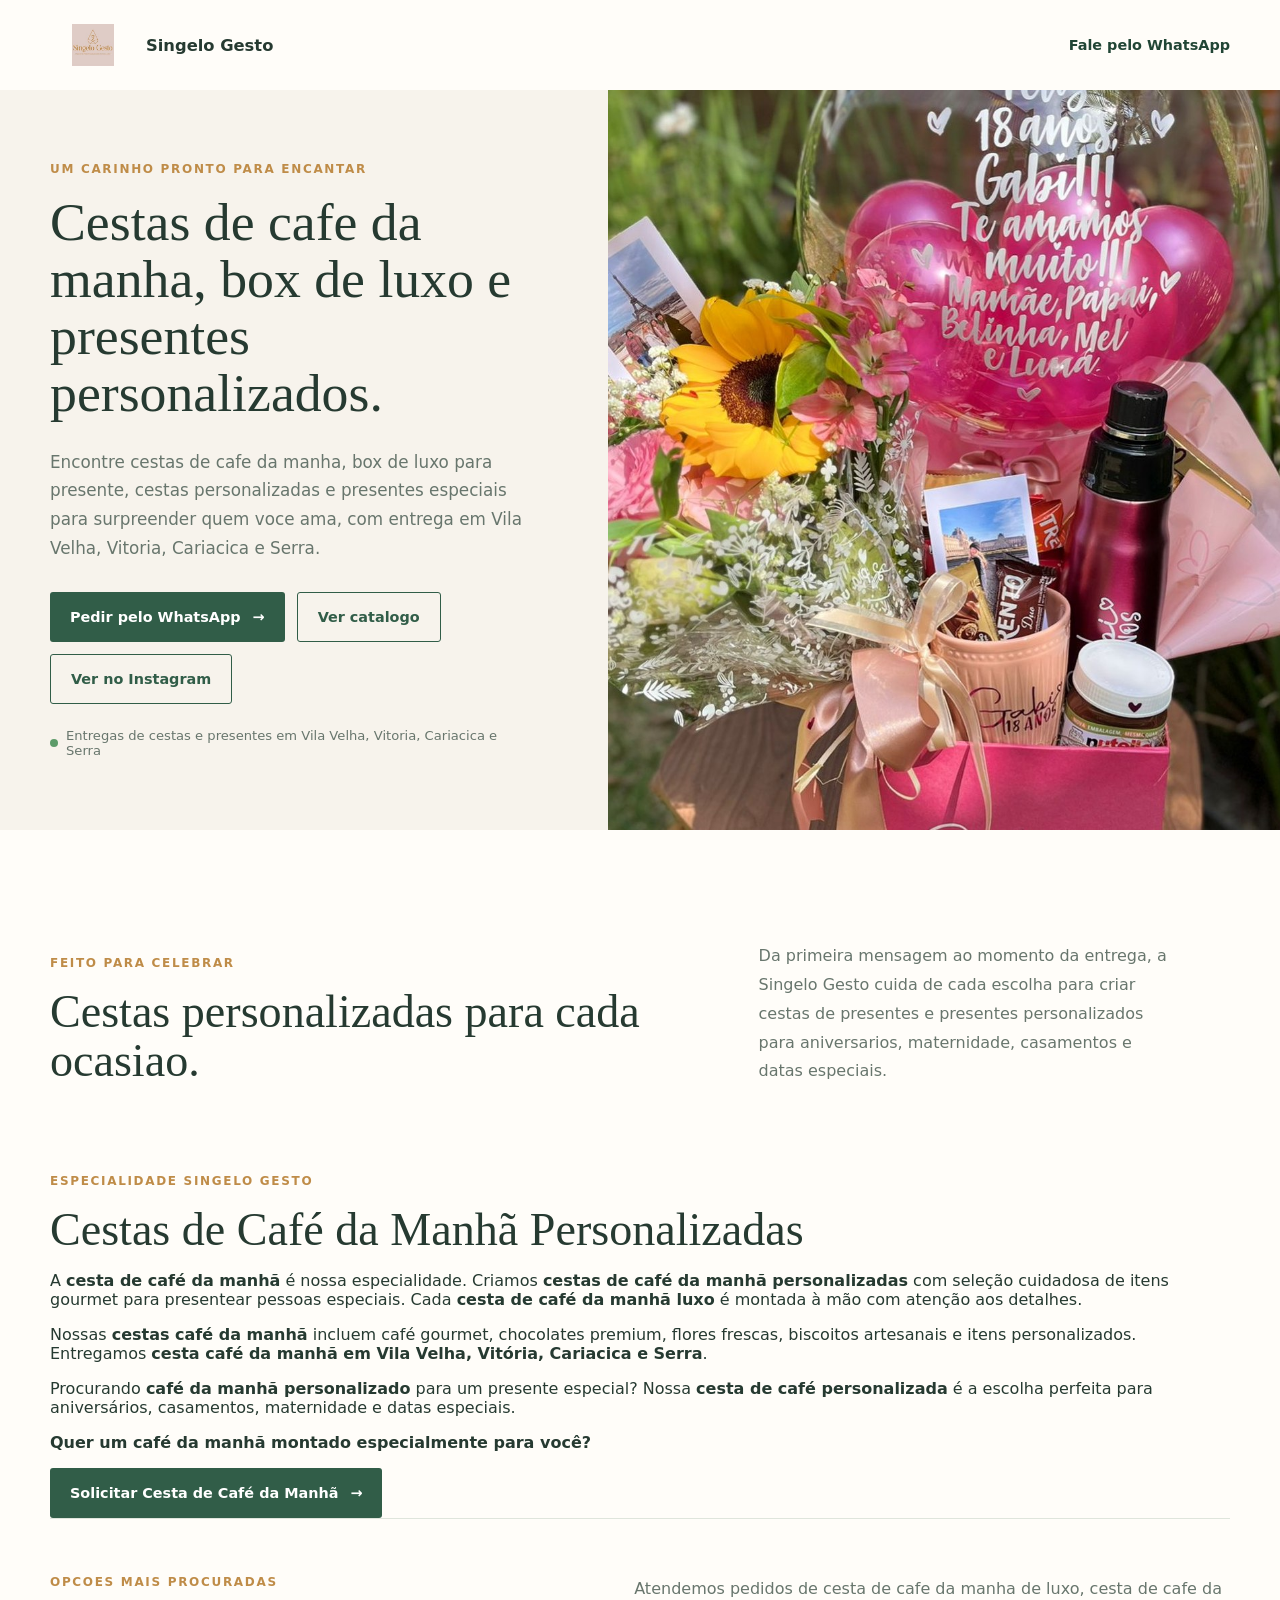
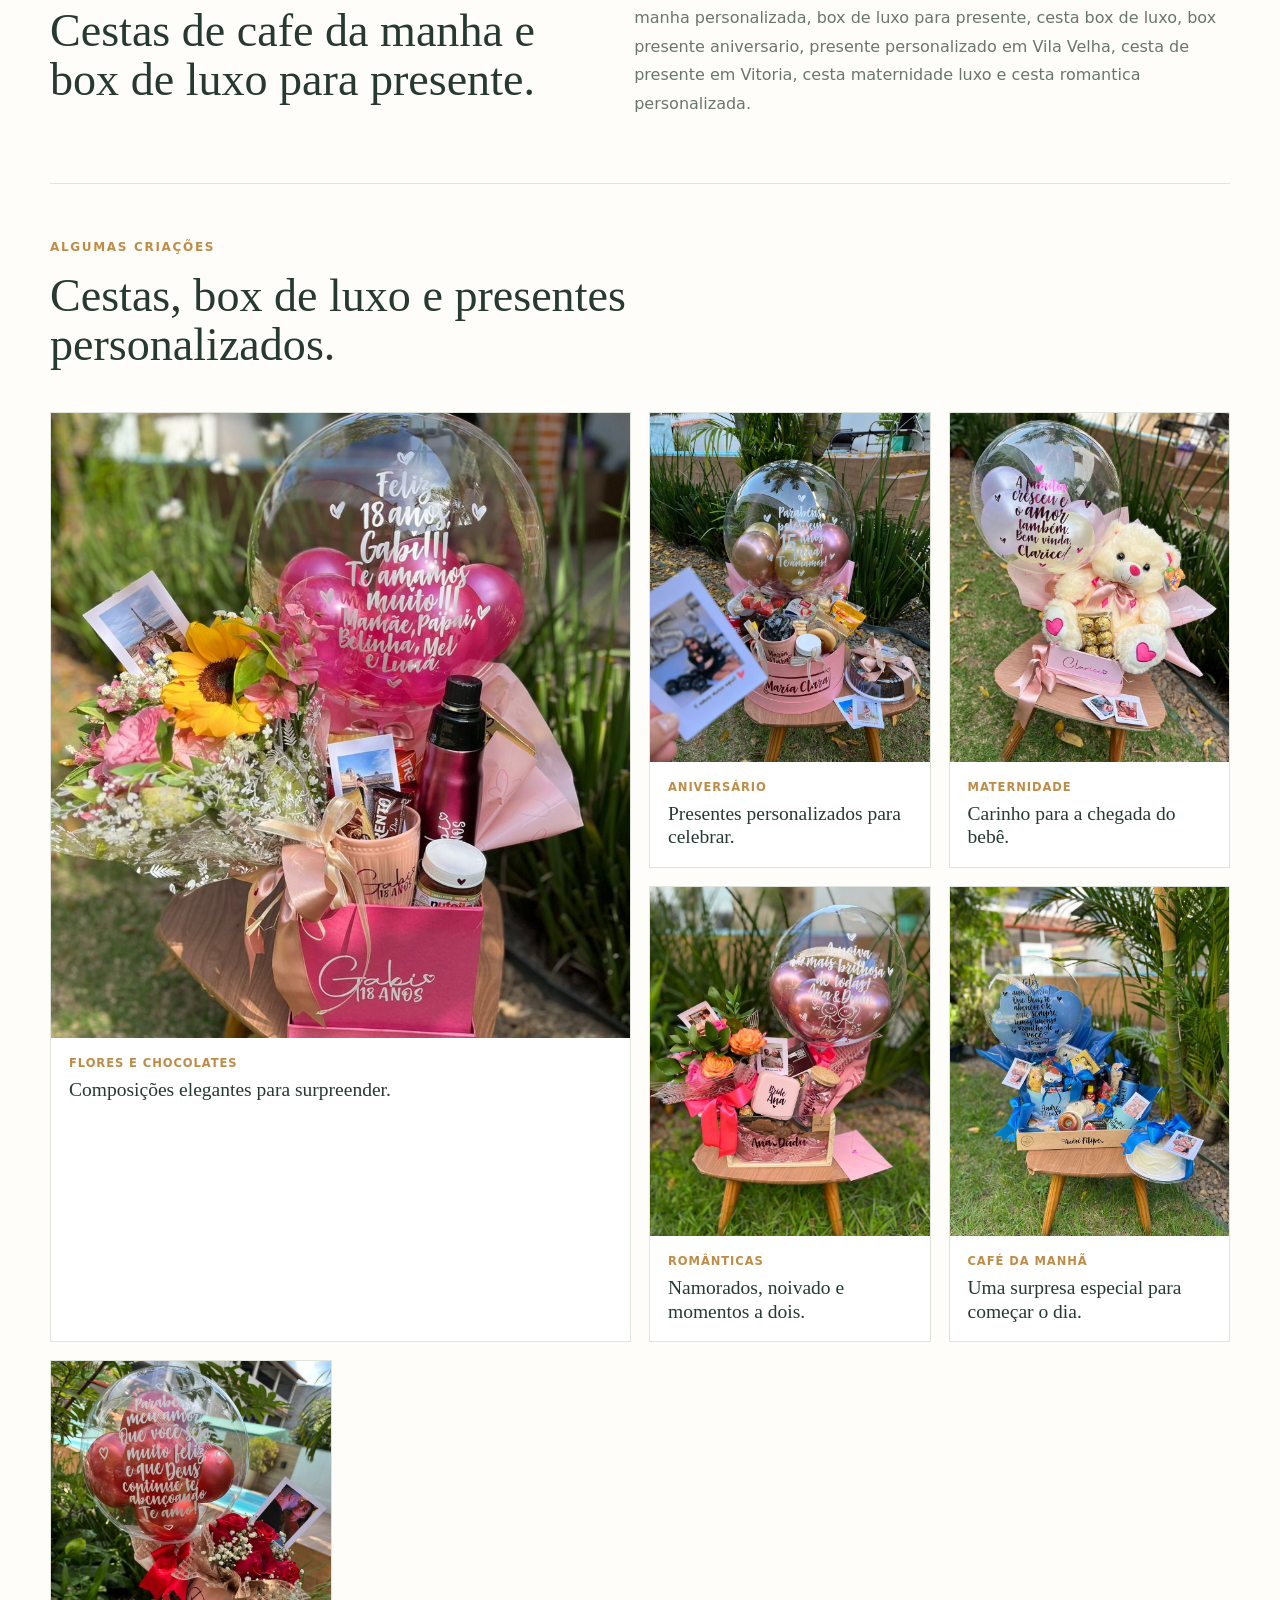
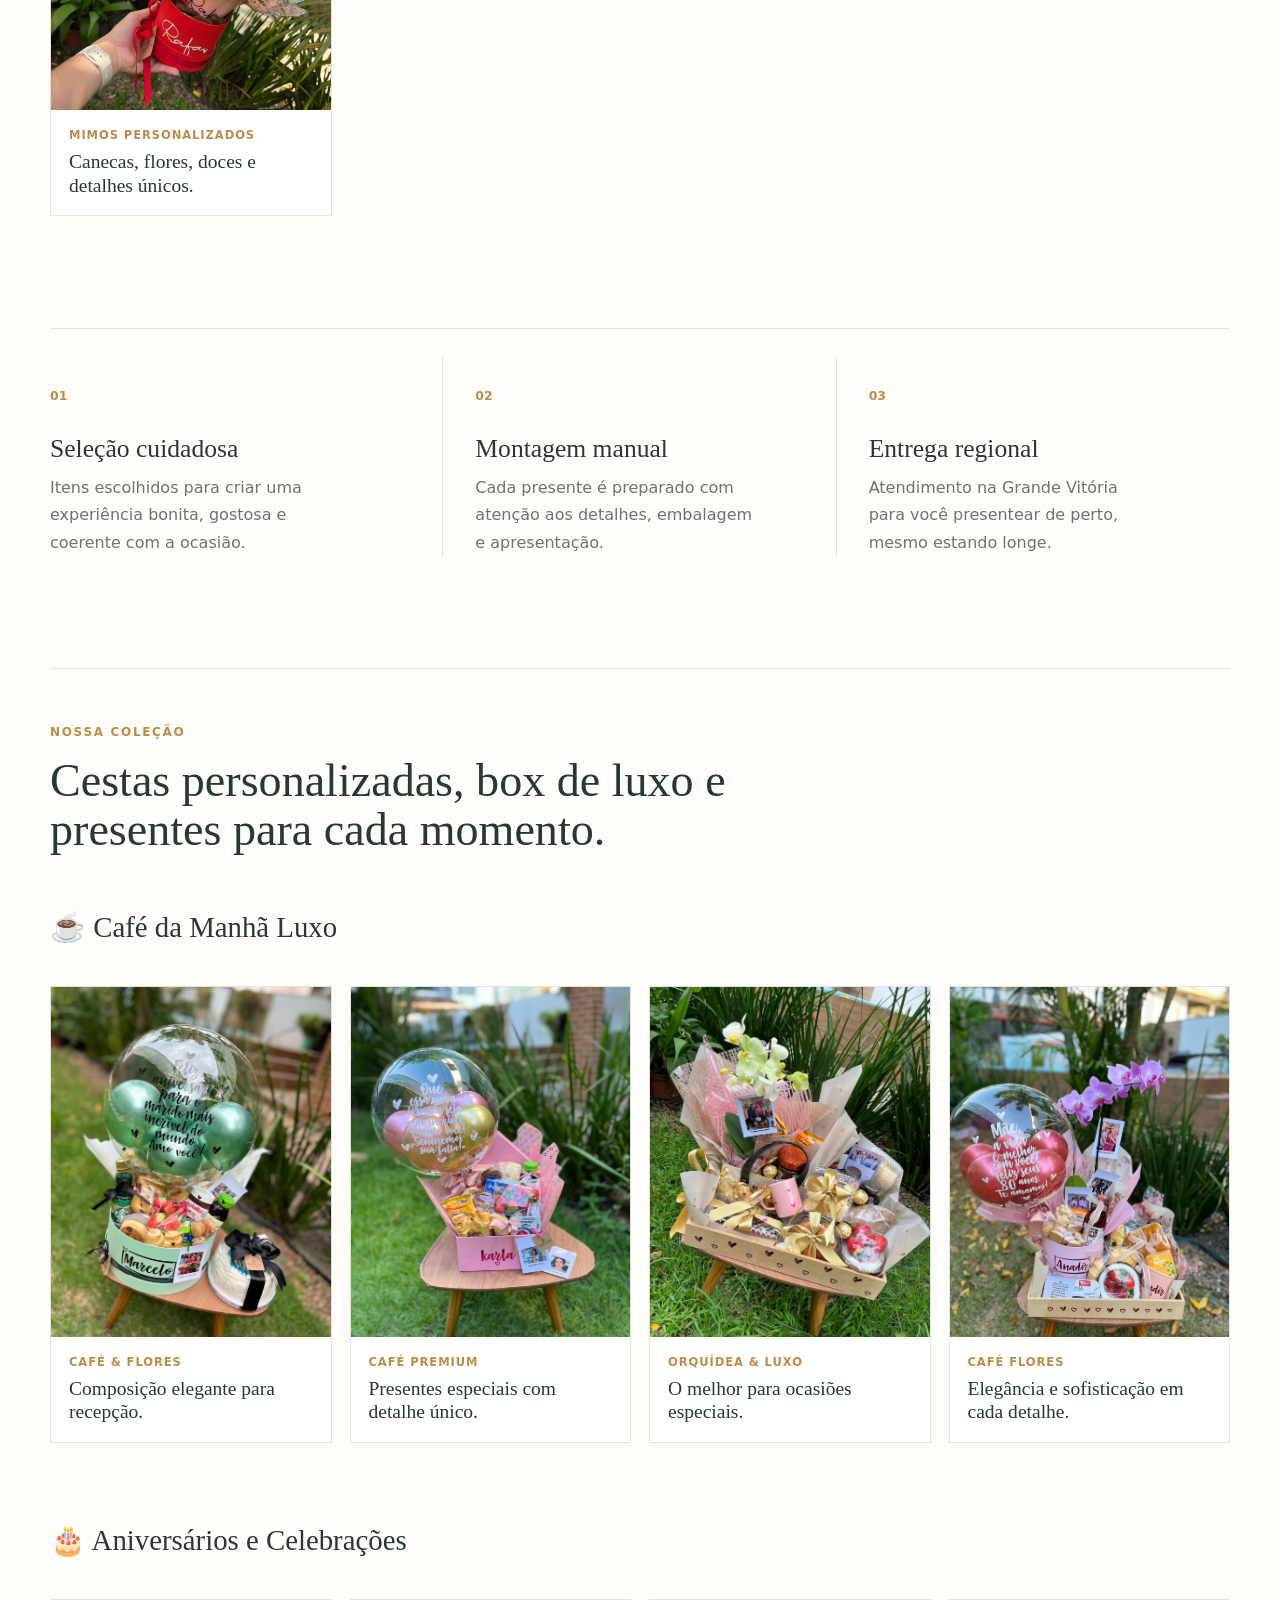
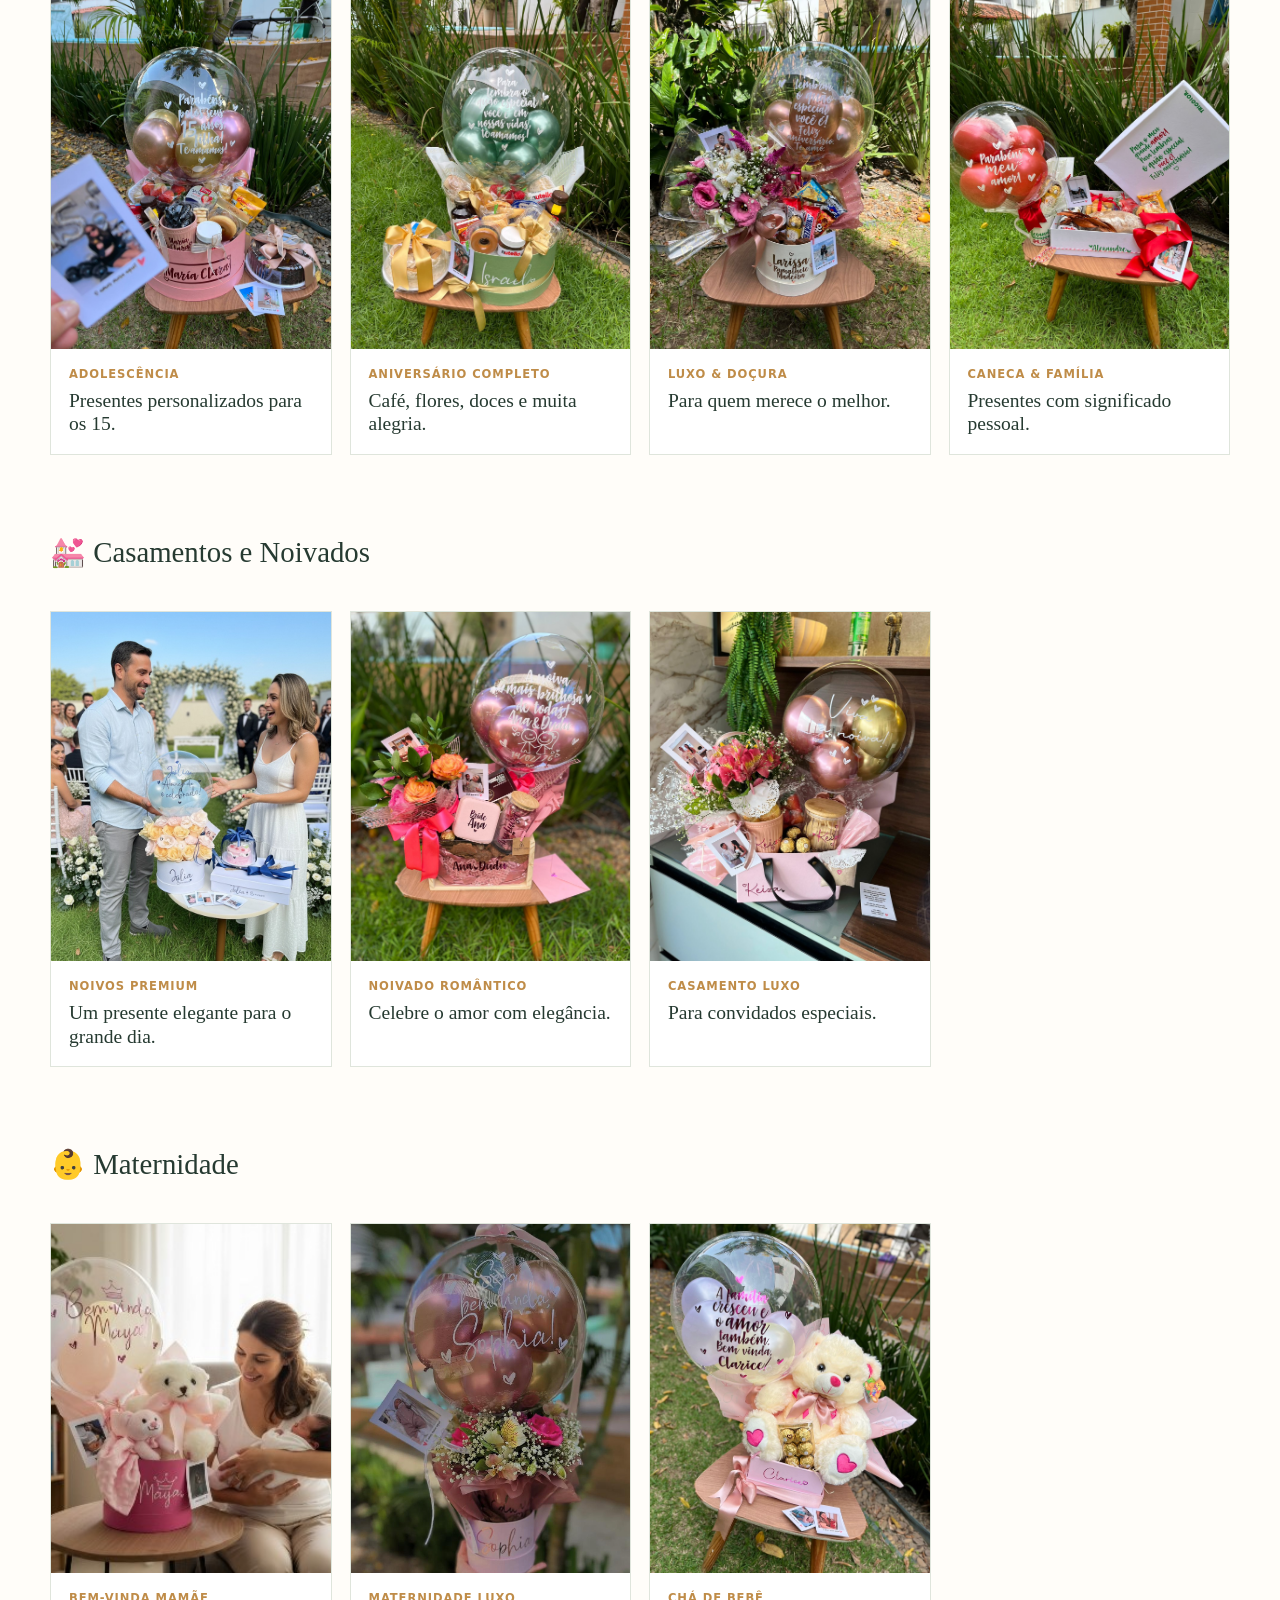
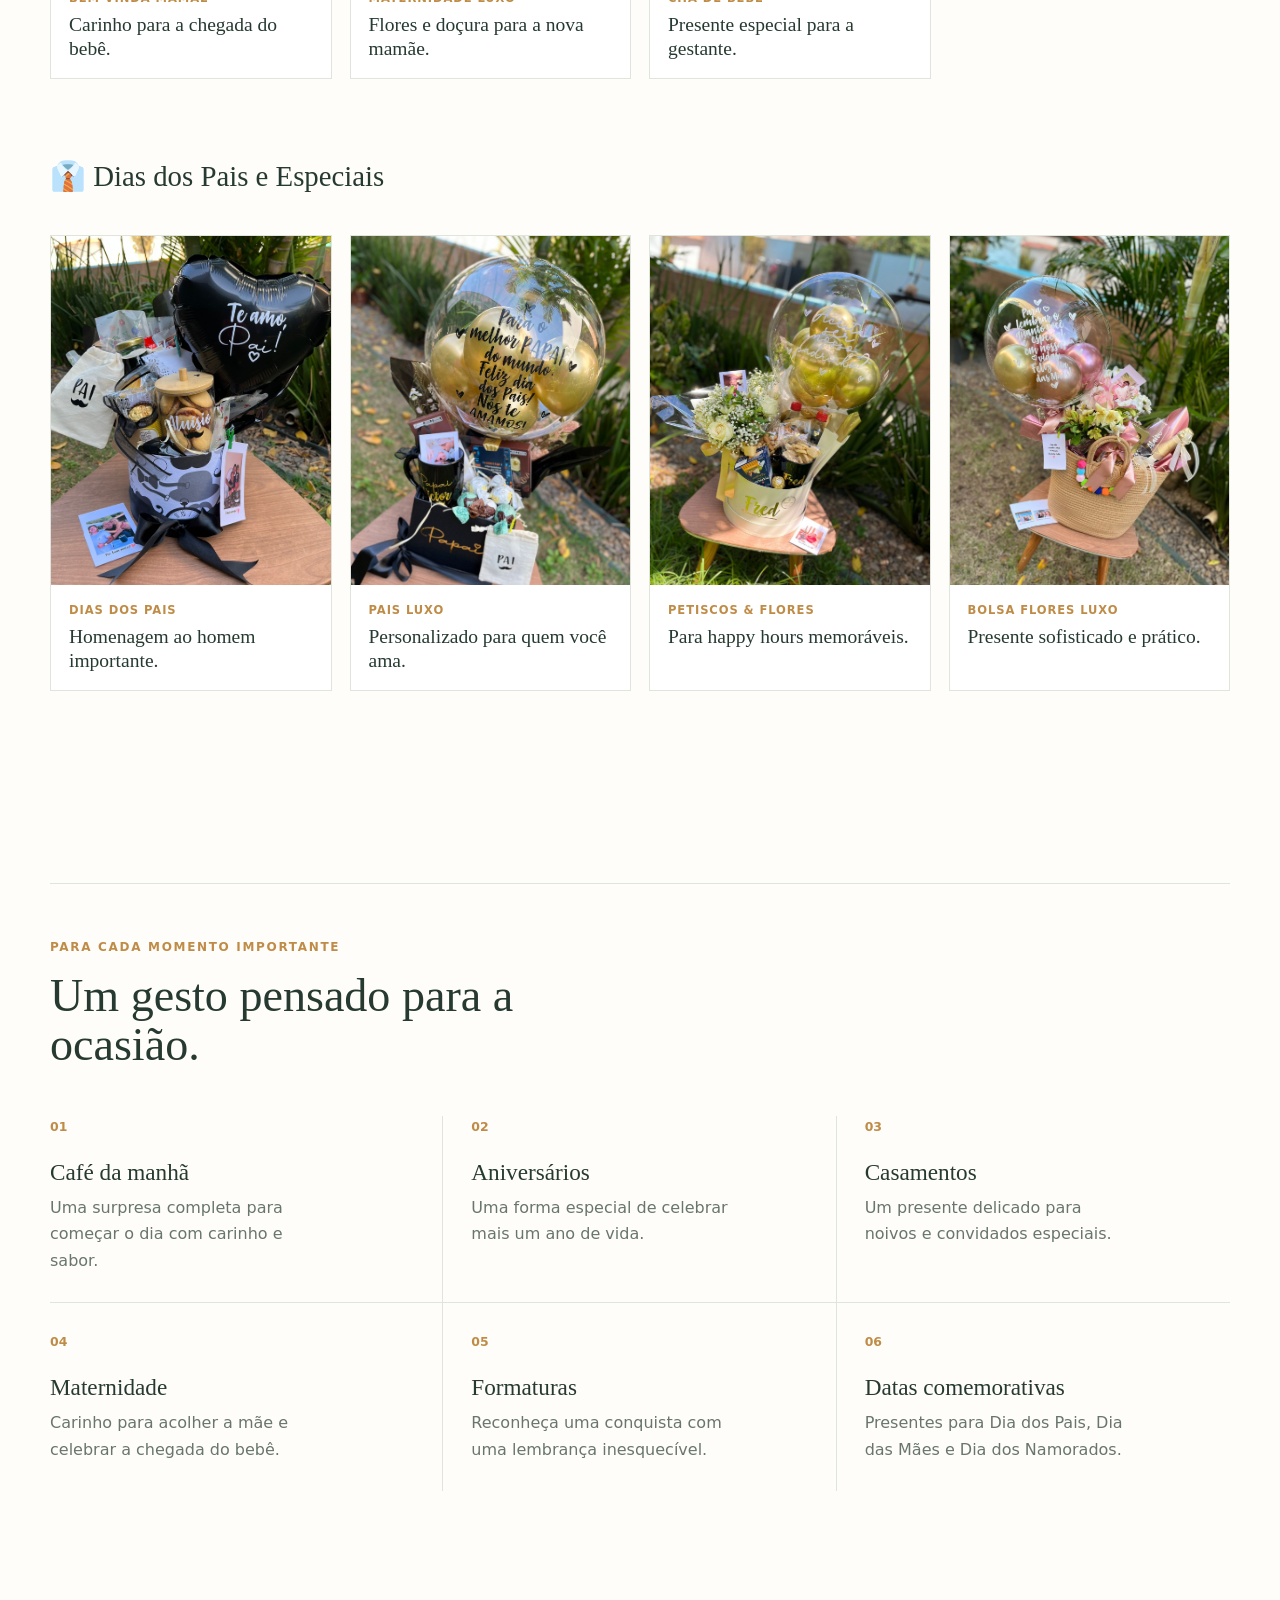
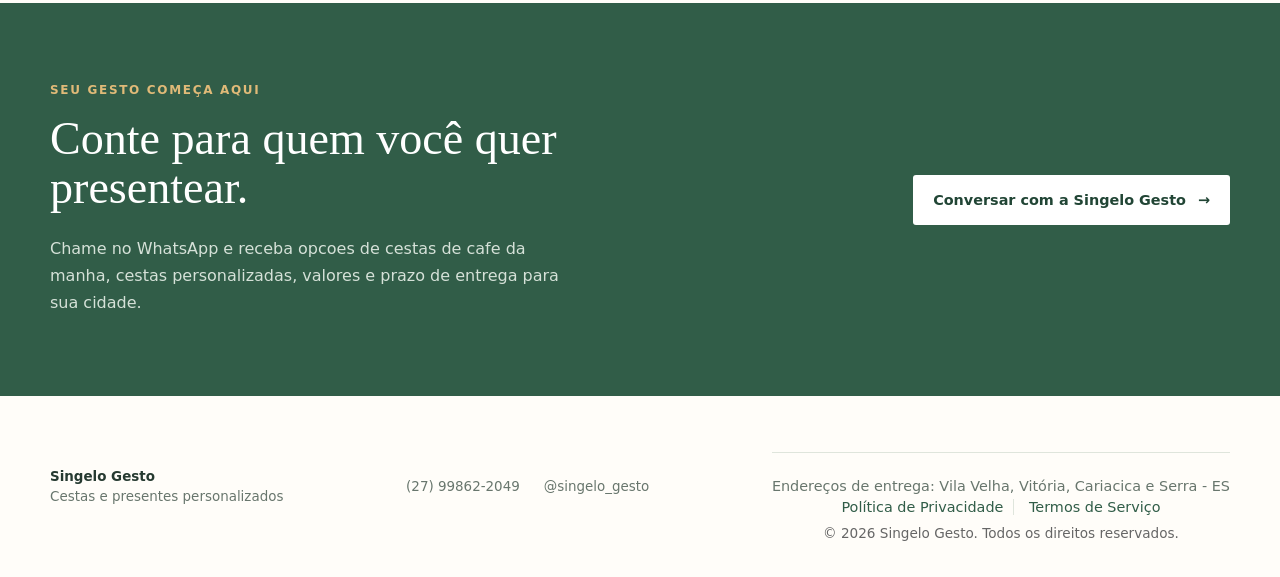
<file: index.html>
<!doctype html>
<html lang="pt-BR">
<head>
  <meta charset="utf-8">
  <meta name="viewport" content="width=device-width, initial-scale=1">
  <meta name="description" content="Cestas de cafe da manha de luxo, cestas personalizadas, box de luxo para presente e presentes personalizados em Vila Velha, Vitoria, Cariacica e Serra.">
  <link rel="canonical" href="https://www.singelogesto.com.br/">
  <meta property="og:title" content="Singelo Gesto | Cestas e presentes personalizados">
  <meta property="og:description" content="Cestas de cafe da manha, box de luxo, cestas de presentes e presentes personalizados para momentos especiais na Grande Vitoria.">
  <meta property="og:url" content="https://www.singelogesto.com.br/">
  <meta property="og:type" content="website">
  <title>Cestas de cafe da manha, box de luxo e presentes personalizados | Singelo Gesto</title>
  <link rel="stylesheet" href="landing.css">
  <!-- Google tag (gtag.js) -->
  <script async src="https://www.googletagmanager.com/gtag/js?id=G-1RK3PN4WN5"></script>
  <script>
    window.dataLayer = window.dataLayer || [];
    function gtag(){dataLayer.push(arguments);}
    gtag('js', new Date());
    gtag('config', 'G-1RK3PN4WN5');

    function gtag_report_whatsapp_conversion(url) {
      var callback = function () {
        if (typeof url !== 'undefined') {
          window.location = url;
        }
      };
      gtag('event', 'conversion', {
        'send_to': 'AW-410358850/pb98CNvTtOMcEMKo1sMB',
        'event_callback': callback
      });
      return false;
    }
  </script>
</head>
<body>
  <header class="site-header">
    <a class="brand" href="/"><img class="brand-logo" src="images/singelo-logo.jpg" alt="Singelo Gesto"><span>Singelo Gesto</span></a>
    <a class="header-link" href="https://wa.me/5527998622049?text=Ol%C3%A1!%20Vi%20as%20cestas%20e%20presentes%20personalizados%20da%20Singelo%20Gesto%20e%20gostaria%20de%20atendimento.%0A%0ATenho%20interesse%20em%20uma%20cesta%20personalizada.%20Pode%20me%20enviar%20op%C3%A7%C3%B5es%2C%20valores%2C%20prazo%20de%20entrega%20e%20formas%20de%20personaliza%C3%A7%C3%A3o%3F%0A%0ACidade%20de%20entrega%3A%0AData%20desejada%3A%0AOcasi%C3%A3o%3A%0A%0ALink%20que%20eu%20vi%3A%20https%3A%2F%2Fwww.singelogesto.com.br%2F" onclick="return gtag_report_whatsapp_conversion(this.href);">Fale pelo WhatsApp</a>
  </header>
  <main>
    <section class="hero">
      <div class="hero-copy">
        <p class="eyebrow">Um carinho pronto para encantar</p>
        <h1>Cestas de cafe da manha, box de luxo e presentes personalizados.</h1>
        <p class="hero-text">Encontre cestas de cafe da manha, box de luxo para presente, cestas personalizadas e presentes especiais para surpreender quem voce ama, com entrega em Vila Velha, Vitoria, Cariacica e Serra.</p>
        <div class="hero-actions">
          <a class="button button-primary" href="https://wa.me/5527998622049?text=Ol%C3%A1!%20Vi%20as%20cestas%20e%20presentes%20personalizados%20da%20Singelo%20Gesto%20e%20gostaria%20de%20atendimento.%0A%0ATenho%20interesse%20em%20uma%20cesta%20personalizada.%20Pode%20me%20enviar%20op%C3%A7%C3%B5es%2C%20valores%2C%20prazo%20de%20entrega%20e%20formas%20de%20personaliza%C3%A7%C3%A3o%3F%0A%0ACidade%20de%20entrega%3A%0AData%20desejada%3A%0AOcasi%C3%A3o%3A%0A%0ALink%20que%20eu%20vi%3A%20https%3A%2F%2Fwww.singelogesto.com.br%2F" onclick="return gtag_report_whatsapp_conversion(this.href);">Pedir pelo WhatsApp <span aria-hidden="true">&#8594;</span></a>
          <a class="button button-secondary" href="/catalogo/">Ver catalogo</a>
          <a class="button button-secondary" href="https://www.instagram.com/singelo_gesto/" target="_blank" rel="noreferrer">Ver no Instagram</a>
        </div>
        <p class="availability"><span class="availability-dot"></span> Entregas de cestas e presentes em Vila Velha, Vitoria, Cariacica e Serra</p>
      </div>
      <figure class="hero-visual">
        <img src="images/singelo-cestas-hero.jpg" alt="Cesta personalizada com flores, chocolates e balão">
      </figure>
    </section>

    <section class="intro section-wrap">
      <div><p class="eyebrow">Feito para celebrar</p><h2>Cestas personalizadas para cada ocasiao.</h2></div>
      <p>Da primeira mensagem ao momento da entrega, a Singelo Gesto cuida de cada escolha para criar cestas de presentes e presentes personalizados para aniversarios, maternidade, casamentos e datas especiais.</p>
    </section>



    <section class="cafe-manha section-wrap" aria-labelledby="cafe-manha-title">
      <div class="cafe-manha-heading">
        <p class="eyebrow">Especialidade Singelo Gesto</p>
        <h2 id="cafe-manha-title">Cestas de Café da Manhã Personalizadas</h2>
      </div>
      <div class="cafe-manha-content">
        <p>
          A <strong>cesta de café da manhã</strong> é nossa especialidade. Criamos <strong>cestas de café da manhã personalizadas</strong> 
          com seleção cuidadosa de itens gourmet para presentear pessoas especiais. 
          Cada <strong>cesta de café da manhã luxo</strong> é montada à mão com atenção aos detalhes.
        </p>
        <p>
          Nossas <strong>cestas café da manhã</strong> incluem café gourmet, chocolates premium, flores frescas, biscoitos artesanais 
          e itens personalizados. Entregamos <strong>cesta café da manhã em Vila Velha, Vitória, Cariacica e Serra</strong>.
        </p>
        <p>
          Procurando <strong>café da manhã personalizado</strong> para um presente especial? 
          Nossa <strong>cesta de café personalizada</strong> é a escolha perfeita para aniversários, casamentos, maternidade e datas especiais.
        </p>
      </div>
      <div class="cafe-manha-cta">
        <p><strong>Quer um café da manhã montado especialmente para você?</strong></p>
        <a class="button button-primary" href="https://wa.me/5527998622049?text=Ol%C3%A1!%20Tenho%20interesse%20em%20uma%20cesta%20de%20caf%C3%A9%20da%20manh%C3%A3%20personalizada.%20Pode%20me%20enviar%20op%C3%A7%C3%B5es%2C%20valores%20e%20prazos%3F" onclick="return gtag_report_whatsapp_conversion(this.href);">Solicitar Cesta de Café da Manhã <span aria-hidden="true">&#8594;</span></a>
      </div>
    </section>

    <section class="seo-terms section-wrap" aria-labelledby="seo-terms-title">
      <div>
        <p class="eyebrow">Opcoes mais procuradas</p>
        <h2 id="seo-terms-title">Cestas de cafe da manha e box de luxo para presente.</h2>
      </div>
      <p>Atendemos pedidos de cesta de cafe da manha de luxo, cesta de cafe da manha personalizada, box de luxo para presente, cesta box de luxo, box presente aniversario, presente personalizado em Vila Velha, cesta de presente em Vitoria, cesta maternidade luxo e cesta romantica personalizada.</p>
    </section>
    <section class="gallery section-wrap" aria-labelledby="gallery-title">
      <div class="gallery-heading">
        <p class="eyebrow">Algumas criações</p>
        <h2 id="gallery-title">Cestas, box de luxo e presentes personalizados.</h2>
      </div>
      <div class="photo-grid">
        <article class="photo-card featured"><img src="images/cesta-de-presente-em-vitoria-flores-chocolates.jpg" alt="Cesta de presente em Vitoria com flores e chocolates"><div><span>Flores e chocolates</span><strong>Composições elegantes para surpreender.</strong></div></article>
        <article class="photo-card"><img src="images/box-presente-aniversario-personalizado.jpg" alt="Box presente aniversario personalizado"><div><span>Aniversário</span><strong>Presentes personalizados para celebrar.</strong></div></article>
        <article class="photo-card"><img src="images/cesta-maternidade-luxo-personalizada.jpg" alt="Cesta maternidade luxo personalizada"><div><span>Maternidade</span><strong>Carinho para a chegada do bebê.</strong></div></article>
        <article class="photo-card"><img src="images/cesta-romantica-personalizada-flores-chocolates.jpg" alt="Cesta romantica personalizada com flores e chocolates"><div><span>Românticas</span><strong>Namorados, noivado e momentos a dois.</strong></div></article>
        <article class="photo-card"><img src="images/cesta-de-cafe-da-manha-personalizada-bandeja.jpg" alt="Cesta de cafe da manha personalizada na bandeja"><div><span>Café da manhã</span><strong>Uma surpresa especial para começar o dia.</strong></div></article>
        <article class="photo-card"><img src="images/box-de-luxo-para-presente-caneca-flores.jpg" alt="Box de luxo para presente com caneca e flores"><div><span>Mimos personalizados</span><strong>Canecas, flores, doces e detalhes únicos.</strong></div></article>
      </div>
    </section>

    <section class="benefits section-wrap" aria-label="Diferenciais">
      <article class="benefit-card"><span>01</span><h3>Seleção cuidadosa</h3><p>Itens escolhidos para criar uma experiência bonita, gostosa e coerente com a ocasião.</p></article>
      <article class="benefit-card"><span>02</span><h3>Montagem manual</h3><p>Cada presente é preparado com atenção aos detalhes, embalagem e apresentação.</p></article>
      <article class="benefit-card"><span>03</span><h3>Entrega regional</h3><p>Atendimento na Grande Vitória para você presentear de perto, mesmo estando longe.</p></article>
    </section>

    <section class="portfolio section-wrap" aria-labelledby="portfolio-title">
      <div class="portfolio-heading">
        <p class="eyebrow">Nossa coleção</p>
        <h2 id="portfolio-title">Cestas personalizadas, box de luxo e presentes para cada momento.</h2>
      </div>

      <div class="portfolio-category">
        <h3>☕ Café da Manhã Luxo</h3>
        <div class="photo-grid">
          <article class="photo-card"><img src="images/cesta-cafe-da-manha-aniversario-presente-personalizado-chocolate-flores-balao-caneca-foto.jpg" alt="Cesta café da manhã com flores e chocolates"><div><span>Café & Flores</span><strong>Composição elegante para recepção.</strong></div></article>
          <article class="photo-card"><img src="images/cesta-cafe-da-manha-homenagem-despedida-chocolates-bauducco-flores-caneca-personalizada.jpg" alt="Cesta café da manhã com orquídea"><div><span>Café Premium</span><strong>Presentes especiais com detalhe único.</strong></div></article>
          <article class="photo-card"><img src="images/cesta-cafe-da-manha-com-orquidea-presente-luxuoso-elegante-flores-chocolate-balao-personalizado-caneca-foto.jpg" alt="Cesta café com orquídea e chocolate"><div><span>Orquídea & Luxo</span><strong>O melhor para ocasiões especiais.</strong></div></article>
          <article class="photo-card"><img src="images/Cesta-cafe-da-manha-orquidia.jpeg" alt="Cesta café da manhã com orquídea"><div><span>Café Flores</span><strong>Elegância e sofisticação em cada detalhe.</strong></div></article>
        </div>
      </div>

      <div class="portfolio-category">
        <h3>🎂 Aniversários e Celebrações</h3>
        <div class="photo-grid">
          <article class="photo-card"><img src="images/Cesta-aniversario-15-anos.jpeg" alt="Cesta de aniversário de 15 anos"><div><span>Adolescência</span><strong>Presentes personalizados para os 15.</strong></div></article>
          <article class="photo-card"><img src="images/cesta-aniversario-cafe-da-manha-especial-lembrar-chocolates-flores-balao-personalizado-caneca-foto.jpg" alt="Cesta aniversário com flores e doces"><div><span>Aniversário Completo</span><strong>Café, flores, doces e muita alegria.</strong></div></article>
          <article class="photo-card"><img src="images/cesta-aniversario-flores-chocolates-presente-luxo-personalizado-balao-caneca-foto.jpg" alt="Cesta com flores e chocolates"><div><span>Luxo & Doçura</span><strong>Para quem merece o melhor.</strong></div></article>
          <article class="photo-card"><img src="images/cesta-aniversario-caneca-personalizada-papai-familia-chocolates-flores-balao-personalizado-cafe-da-manha.jpg" alt="Cesta aniversário com caneca personalizada"><div><span>Caneca & Família</span><strong>Presentes com significado pessoal.</strong></div></article>
        </div>
      </div>

      <div class="portfolio-category">
        <h3>💒 Casamentos e Noivados</h3>
        <div class="photo-grid">
          <article class="photo-card"><img src="images/cesta-casamento-premium-celebracao-noivos-julia-james-wedding-bands-cafe-da-manha-personalizada.jpg" alt="Cesta casamento premium para noivos"><div><span>Noivos Premium</span><strong>Um presente elegante para o grande dia.</strong></div></article>
          <article class="photo-card"><img src="images/cesta-romantica-personalizada-noivado-chocolate-flores-balao-caneca-foto.jpg" alt="Cesta romantica personalizada para noivado com chocolates e flores"><div><span>Noivado Romântico</span><strong>Celebre o amor com elegância.</strong></div></article>
          <article class="photo-card"><img src="images/cesta-casamento-cesta-balão-personalizado-flores-fotos-casamento-presentes-lembranças-chocolates-luxo-café-da-manhã-vila-velha-vitória-cariacica-serra.jpeg" alt="Cesta casamento com flores e balões"><div><span>Casamento Luxo</span><strong>Para convidados especiais.</strong></div></article>
        </div>
      </div>

      <div class="portfolio-category">
        <h3>👶 Maternidade</h3>
        <div class="photo-grid">
          <article class="photo-card"><img src="images/cesta-maternidade-bem-vinda-meiga-presente-bebe-cha-de-bebe-cafe-da-manha-mamae.jpg" alt="Cesta maternidade para mamãe e bebê"><div><span>Bem-vinda Mamãe</span><strong>Carinho para a chegada do bebê.</strong></div></article>
          <article class="photo-card"><img src="images/cesta-maternidade-caneca-personalizada-flores-luxo-café-da-manhã-bebê-vila-velha-vitória-cariacica-serra.jpeg" alt="Cesta maternidade com caneca"><div><span>Maternidade Luxo</span><strong>Flores e doçura para a nova mamãe.</strong></div></article>
          <article class="photo-card"><img src="images/cesta-maternidade-luxo-chocolates-café-da-manhã-bebê-vila-velha-vitória-cariacica-serra.jpeg" alt="Cesta maternidade com chocolates"><div><span>Chá de Bebê</span><strong>Presente especial para a gestante.</strong></div></article>
        </div>
      </div>

      <div class="portfolio-category">
        <h3>👔 Dias dos Pais e Especiais</h3>
        <div class="photo-grid">
          <article class="photo-card"><img src="images/cesta-dias-dos-pais-balão-personalizado-biscoitos-luxo-café-da-manhã-vila-velha-vitória-cariacica-serra.jpeg" alt="Cesta dias dos pais com biscoitos"><div><span>Dias dos Pais</span><strong>Homenagem ao homem importante.</strong></div></article>
          <article class="photo-card"><img src="images/cesta-dias-dos-pais-aniversário-presentes-caneca-balão-personalizado-luxo-café-da-manhã-vila-velha-vitória-cariacica-serra.jpeg" alt="Cesta dias dos pais com caneca"><div><span>Pais Luxo</span><strong>Personalizado para quem você ama.</strong></div></article>
          <article class="photo-card"><img src="images/Cesta-de-petiscos-e-flores-na-Box-de-luxo..jpeg" alt="Cesta de petiscos e flores"><div><span>Petiscos & Flores</span><strong>Para happy hours memoráveis.</strong></div></article>
          <article class="photo-card"><img src="images/cesta-de-flores-na-bolsa-de-luxo-com-ferrero-rocher-e-taca-de-vidro.jpeg" alt="Box de luxo para presente com flores e Ferrero Rocher"><div><span>Bolsa Flores Luxo</span><strong>Presente sofisticado e prático.</strong></div></article>
        </div>
      </div>
    </section>

    <section class="occasions section-wrap" aria-labelledby="occasions-title">
      <div class="occasions-heading">
        <p class="eyebrow">Para cada momento importante</p>
        <h2 id="occasions-title">Um gesto pensado para a ocasião.</h2>
      </div>
      <div class="occasion-grid">
        <article class="occasion-item"><span>01</span><h3>Café da manhã</h3><p>Uma surpresa completa para começar o dia com carinho e sabor.</p></article>
        <article class="occasion-item"><span>02</span><h3>Aniversários</h3><p>Uma forma especial de celebrar mais um ano de vida.</p></article>
        <article class="occasion-item"><span>03</span><h3>Casamentos</h3><p>Um presente delicado para noivos e convidados especiais.</p></article>
        <article class="occasion-item"><span>04</span><h3>Maternidade</h3><p>Carinho para acolher a mãe e celebrar a chegada do bebê.</p></article>
        <article class="occasion-item"><span>05</span><h3>Formaturas</h3><p>Reconheça uma conquista com uma lembrança inesquecível.</p></article>
        <article class="occasion-item"><span>06</span><h3>Datas comemorativas</h3><p>Presentes para Dia dos Pais, Dia das Mães e Dia dos Namorados.</p></article>
      </div>
    </section>

    <section class="order-band">
      <div class="section-wrap order-content">
        <div><p class="eyebrow">Seu gesto começa aqui</p><h2>Conte para quem você quer presentear.</h2><p>Chame no WhatsApp e receba opcoes de cestas de cafe da manha, cestas personalizadas, valores e prazo de entrega para sua cidade.</p></div>
        <a class="button button-light" href="https://wa.me/5527998622049?text=Ol%C3%A1!%20Vi%20as%20cestas%20e%20presentes%20personalizados%20da%20Singelo%20Gesto%20e%20gostaria%20de%20atendimento.%0A%0ATenho%20interesse%20em%20uma%20cesta%20personalizada.%20Pode%20me%20enviar%20op%C3%A7%C3%B5es%2C%20valores%2C%20prazo%20de%20entrega%20e%20formas%20de%20personaliza%C3%A7%C3%A3o%3F%0A%0ACidade%20de%20entrega%3A%0AData%20desejada%3A%0AOcasi%C3%A3o%3A%0A%0ALink%20que%20eu%20vi%3A%20https%3A%2F%2Fwww.singelogesto.com.br%2F" onclick="return gtag_report_whatsapp_conversion(this.href);">Conversar com a Singelo Gesto <span aria-hidden="true">&#8594;</span></a>
      </div>
    </section>
  </main>
  <footer class="site-footer section-wrap">
    <div><strong>Singelo Gesto</strong><span>Cestas e presentes personalizados</span></div>
    <div class="footer-contact">
      <a href="tel:+5527998622049">(27) 99862-2049</a>
      <a href="https://www.instagram.com/singelo_gesto/" target="_blank" rel="noreferrer">@singelo_gesto</a>
    </div>
    <div style="margin-top: 20px; padding-top: 20px; border-top: 1px solid #dfe5dc; font-size: 0.9rem; text-align: center;">
      <p style="margin: 5px 0;">Endereços de entrega: Vila Velha, Vitória, Cariacica e Serra - ES</p>
      <p style="margin: 5px 0;">
        <a href="privacy.html" style="color: #315d48; text-decoration: none; border-right: 1px solid #dfe5dc; padding-right: 10px; margin-right: 10px;">Política de Privacidade</a>
        <a href="https://www.instagram.com/singelo_gesto/" target="_blank" rel="noreferrer" style="color: #315d48; text-decoration: none;">Termos de Serviço</a>
      </p>
      <p style="margin: 10px 0 0; font-size: 0.85rem; color: #666;">© 2026 Singelo Gesto. Todos os direitos reservados.</p>
    </div>
  </footer>
</body>
</html>
</file>
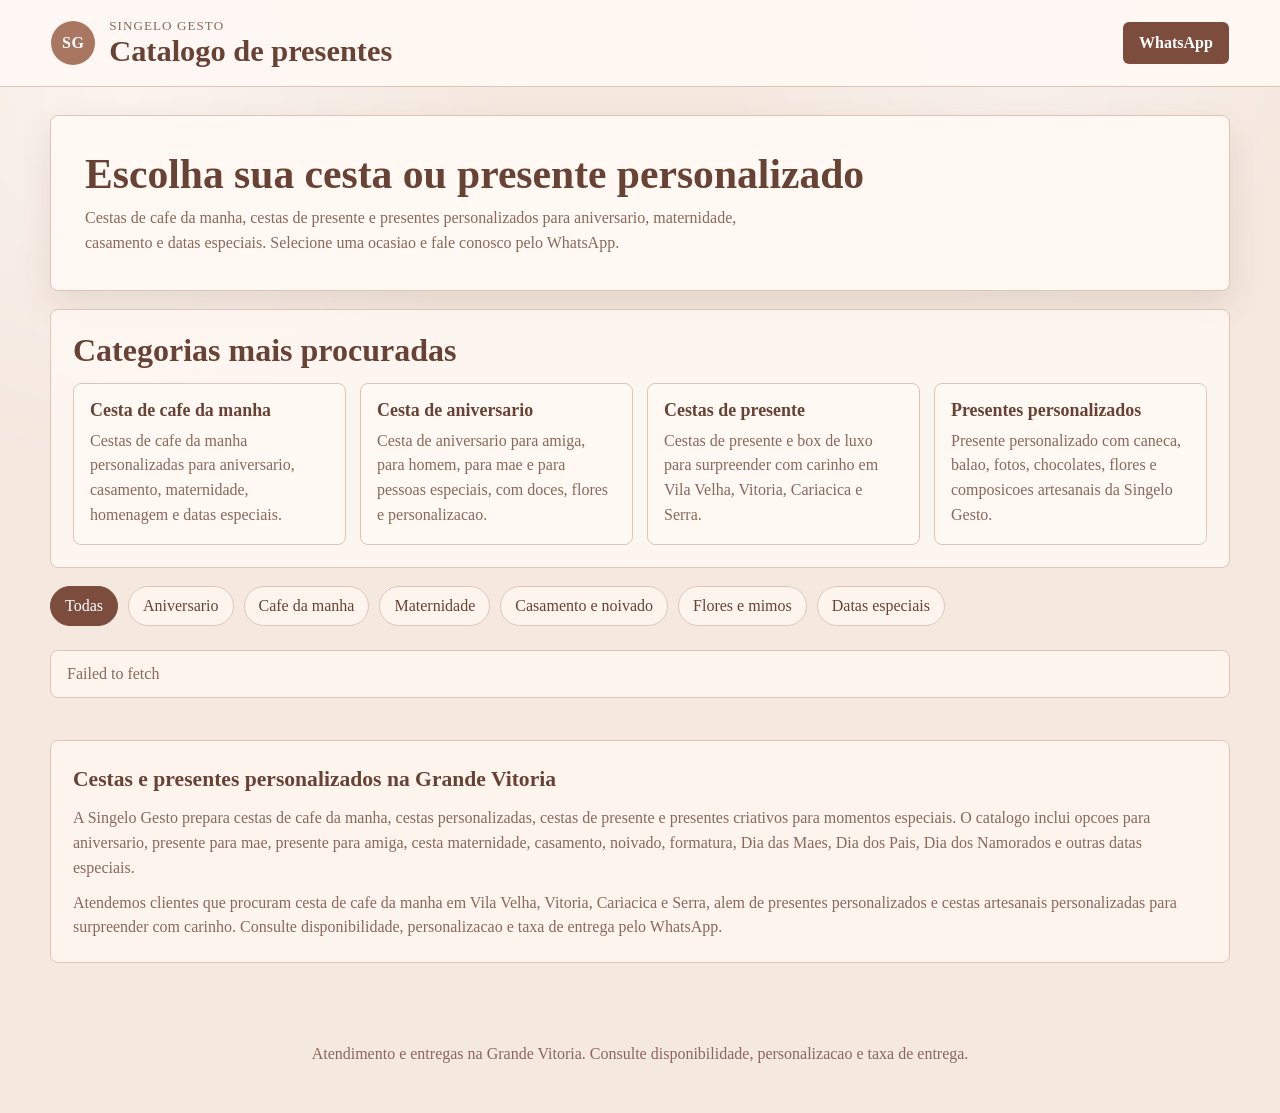
<file: catalogo/index.html>
<!doctype html>
<html lang="pt-BR">
<head>
  <meta charset="utf-8">
  <meta name="viewport" content="width=device-width, initial-scale=1">
  <title>Cestas de cafe da manha e presentes personalizados | Singelo Gesto</title>
  <meta name="description" content="Catalogo da Singelo Gesto com cestas de cafe da manha, cestas personalizadas e presentes personalizados para aniversario, maternidade, casamento e datas especiais na Grande Vitoria.">
  <meta name="keywords" content="cesta de cafe da manha, cestas de cafe da manha, cesta cafe da manha, cafe da manha, cesta de cafe, cesta, cestas, cesta personalizada, cestas personalizadas, cesta para presente, cesta presente, cestas de presente, presente personalizado, presentes personalizados, presente criativo, presente artesanal personalizado, cesta de aniversario, cestas de aniversario, cesta de presente de aniversario, presente de aniversario, cesta de cafe da manha aniversario, presente para amiga, presente para mae, cesta para mae, cesta dia das maes, cesta dia dos pais, cesta dia dos namorados, presente romantico, cesta maternidade, cesta para casamento, cesta de formatura, cesta de cafe da manha personalizada, cesta de cafe da manha de luxo, cesta de cafe da manha luxo, cesta presente cafe gourmet, cafe gourmet entrega rapida, cestas artesanais personalizadas, cesta de cafe da manha Vila Velha, cesta de cafe da manha Vitoria, cesta de cafe da manha Cariacica, cesta de cafe da manha Serra, cestas Vila Velha, cestas Vitoria, cestas Cariacica, cestas Serra, cestas personalizadas Vila Velha, cestas personalizadas Vitoria, cestas personalizadas Cariacica, cestas personalizadas Serra, presente personalizado Vila Velha, presente personalizado Vitoria, presente personalizado Cariacica, presente personalizado Serra">
  <meta name="robots" content="index,follow">
  <meta name="author" content="Singelo Gesto">
  <link rel="canonical" href="https://www.singelogesto.com.br/catalogo/">
  <meta property="og:type" content="website">
  <meta property="og:site_name" content="Singelo Gesto">
  <meta property="og:title" content="Cestas de cafe da manha e presentes personalizados | Singelo Gesto">
  <meta property="og:description" content="Veja cestas de cafe da manha, cestas personalizadas e presentes criativos para aniversario, maternidade, casamento e datas especiais na Grande Vitoria.">
  <meta property="og:url" content="https://www.singelogesto.com.br/catalogo/">
  <meta name="twitter:card" content="summary_large_image">
  <script type="application/ld+json">
  {
    "@context": "https://schema.org",
    "@type": "CollectionPage",
    "name": "Catalogo Singelo Gesto",
    "url": "https://www.singelogesto.com.br/catalogo/",
    "description": "Catalogo de cestas de cafe da manha, cestas de presente, cesta de aniversario e presentes personalizados.",
    "isPartOf": {
      "@type": "WebSite",
      "name": "Singelo Gesto",
      "url": "https://www.singelogesto.com.br/"
    },
    "about": [
      "cesta de cafe da manha",
      "cestas de presente",
      "cesta de aniversario",
      "cestas personalizadas",
      "presente personalizado"
    ],
    "areaServed": ["Vila Velha", "Vitoria", "Cariacica", "Serra"]
  }
  </script>
  <link rel="stylesheet" href="styles.css">
</head>
<body>
  <header class="topbar">
    <div class="brand">
      <div class="brand-mark" aria-hidden="true">SG</div>
      <div>
        <p class="eyebrow">Singelo Gesto</p>
        <h1>Catalogo de presentes</h1>
      </div>
    </div>
    <a class="header-whatsapp" href="https://wa.me/5527998622049" target="_blank" rel="noopener">WhatsApp</a>
  </header>
  <main>
    <section class="intro" aria-labelledby="intro-title">
      <div>
        <h2 id="intro-title">Escolha sua cesta ou presente personalizado</h2>
        <p>Cestas de cafe da manha, cestas de presente e presentes personalizados para aniversario, maternidade, casamento e datas especiais. Selecione uma ocasiao e fale conosco pelo WhatsApp.</p>
      </div>
    </section>
    <section class="static-products" aria-labelledby="static-products-title">
      <h2 id="static-products-title">Categorias mais procuradas</h2>
      <div class="static-grid">
        <article>
          <h3>Cesta de cafe da manha</h3>
          <p>Cestas de cafe da manha personalizadas para aniversario, casamento, maternidade, homenagem e datas especiais.</p>
        </article>
        <article>
          <h3>Cesta de aniversario</h3>
          <p>Cesta de aniversario para amiga, para homem, para mae e para pessoas especiais, com doces, flores e personalizacao.</p>
        </article>
        <article>
          <h3>Cestas de presente</h3>
          <p>Cestas de presente e box de luxo para surpreender com carinho em Vila Velha, Vitoria, Cariacica e Serra.</p>
        </article>
        <article>
          <h3>Presentes personalizados</h3>
          <p>Presente personalizado com caneca, balao, fotos, chocolates, flores e composicoes artesanais da Singelo Gesto.</p>
        </article>
      </div>
    </section>
    <nav class="filters" aria-label="Categorias do catalogo">
      <button class="filter active" data-category="Todas">Todas</button>
      <button class="filter" data-category="Aniversario">Aniversario</button>
      <button class="filter" data-category="Cafe da manha">Cafe da manha</button>
      <button class="filter" data-category="Maternidade">Maternidade</button>
      <button class="filter" data-category="Casamento e noivado">Casamento e noivado</button>
      <button class="filter" data-category="Flores e mimos">Flores e mimos</button>
      <button class="filter" data-category="Datas especiais">Datas especiais</button>
    </nav>
    <section class="status" id="status" role="status">Carregando catalogo...</section>
    <section class="grid" id="products" aria-live="polite"></section>
    <noscript>
      <section class="status">
        Para ver o catalogo completo, habilite o JavaScript ou fale com a Singelo Gesto pelo WhatsApp: (27) 99862-2049.
      </section>
    </noscript>
    <section class="seo-copy" aria-labelledby="seo-title">
      <h2 id="seo-title">Cestas e presentes personalizados na Grande Vitoria</h2>
      <p>A Singelo Gesto prepara cestas de cafe da manha, cestas personalizadas, cestas de presente e presentes criativos para momentos especiais. O catalogo inclui opcoes para aniversario, presente para mae, presente para amiga, cesta maternidade, casamento, noivado, formatura, Dia das Maes, Dia dos Pais, Dia dos Namorados e outras datas especiais.</p>
      <p>Atendemos clientes que procuram cesta de cafe da manha em Vila Velha, Vitoria, Cariacica e Serra, alem de presentes personalizados e cestas artesanais personalizadas para surpreender com carinho. Consulte disponibilidade, personalizacao e taxa de entrega pelo WhatsApp.</p>
    </section>
  </main>
  <footer>
    <p>Atendimento e entregas na Grande Vitoria. Consulte disponibilidade, personalizacao e taxa de entrega.</p>
  </footer>
  <script src="script.js"></script>
</body>
</html>
</file>
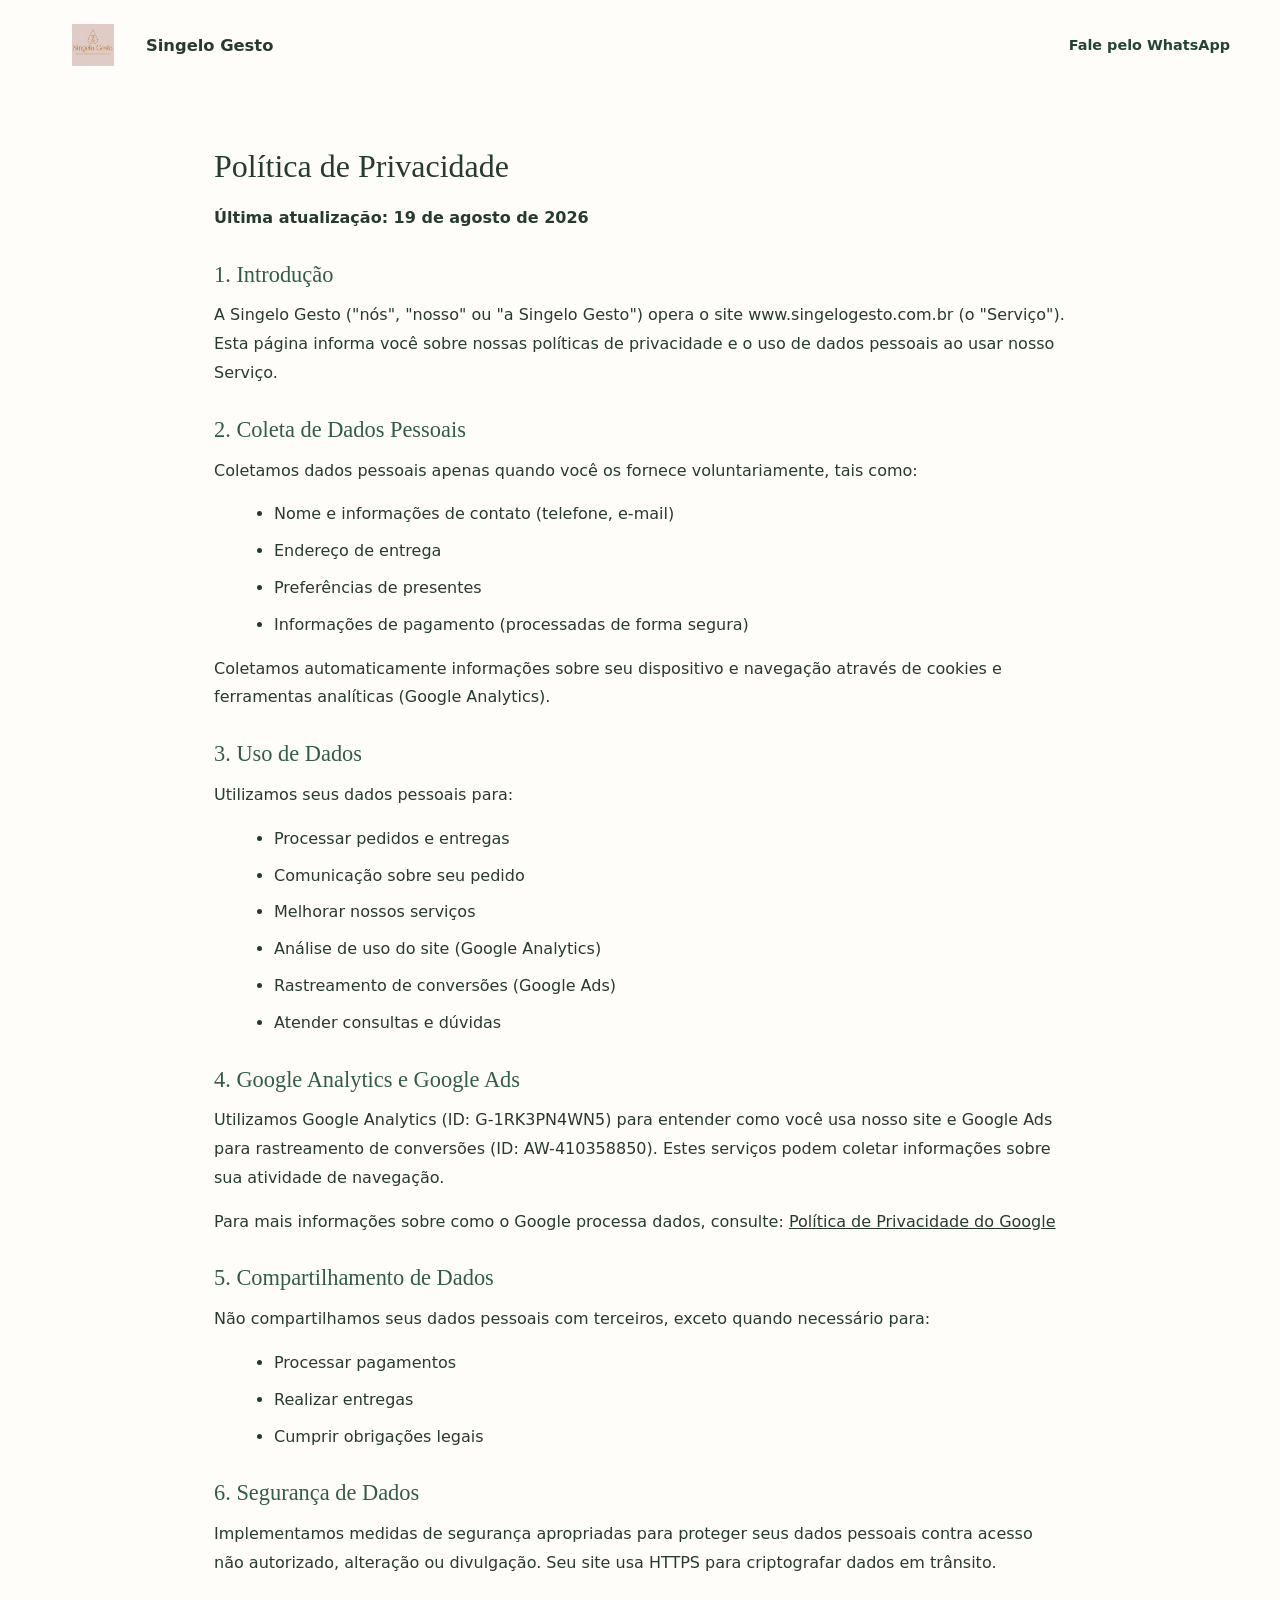
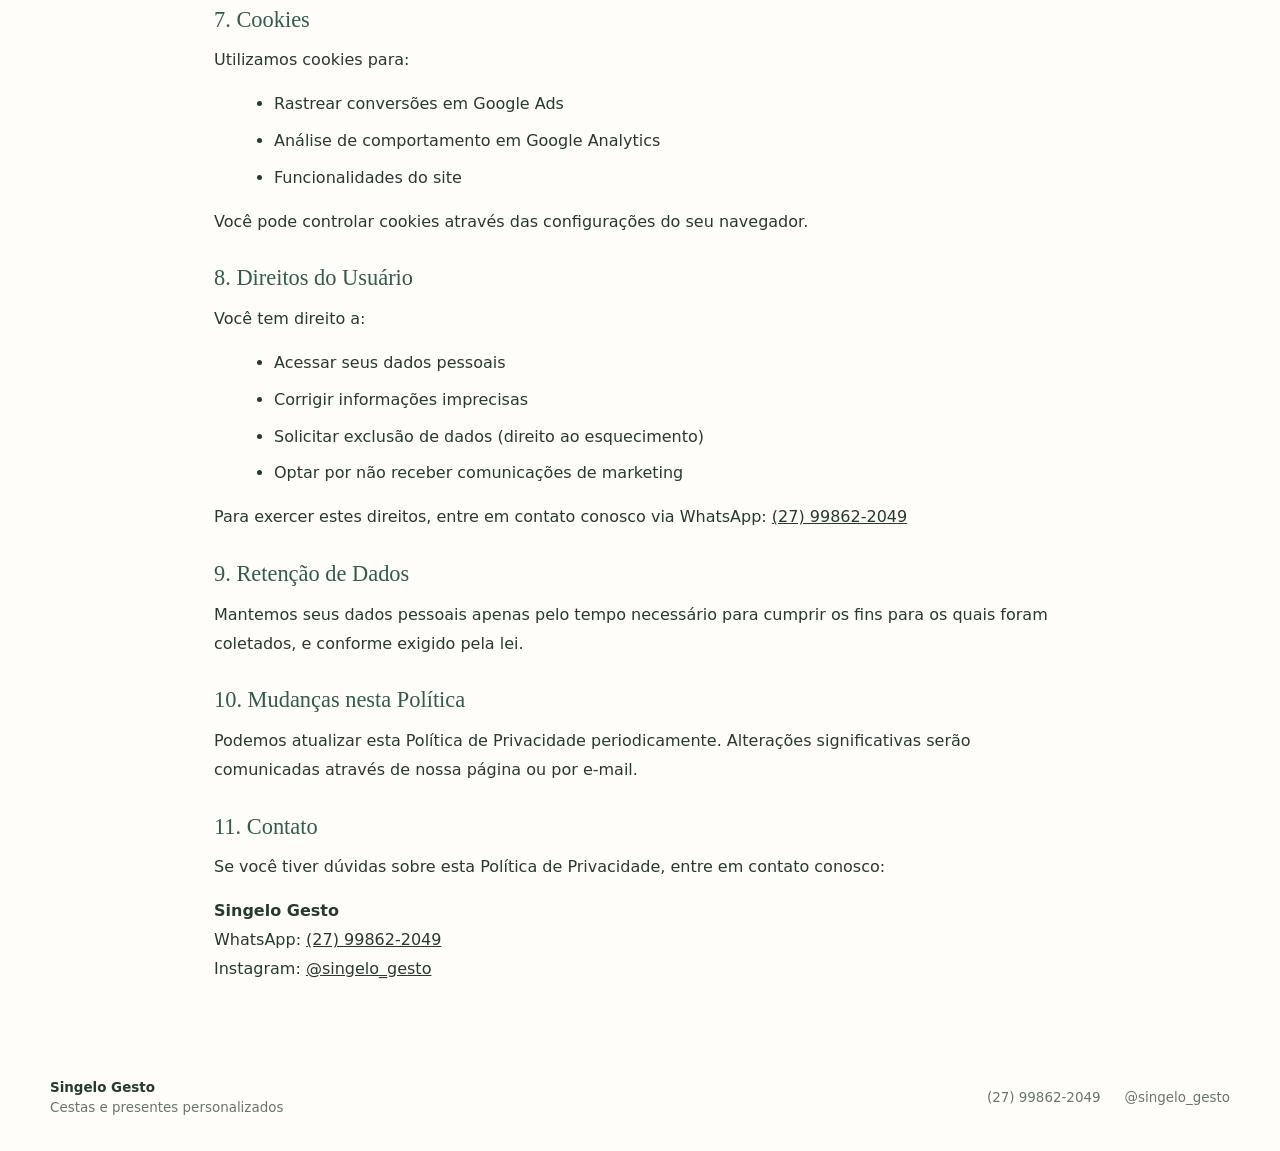
<file: privacy.html>
<!doctype html>
<html lang="pt-BR">
<head>
  <meta charset="utf-8">
  <meta name="viewport" content="width=device-width, initial-scale=1">
  <title>Política de Privacidade - Singelo Gesto</title>
  <link rel="stylesheet" href="landing.css">
  <style>
    .policy-content { max-width: 900px; margin: 60px auto; padding: 0 24px; line-height: 1.8; color: #263a31; }
    .policy-content h1 { font-size: 2rem; margin: 40px 0 20px; font-family: Georgia, serif; font-weight: 500; }
    .policy-content h2 { font-size: 1.4rem; margin: 30px 0 15px; color: #315d48; }
    .policy-content p { margin: 15px 0; }
    .policy-content ul { margin: 15px 0 15px 20px; }
    .policy-content li { margin: 8px 0; }
  </style>
</head>
<body>
  <header class="site-header">
    <a class="brand" href="/"><img class="brand-logo" src="images/singelo-logo.jpg" alt="Singelo Gesto"><span>Singelo Gesto</span></a>
    <a class="header-link" href="https://wa.me/5527998622049?text=Ol%C3%A1!%20Vi%20as%20cestas%20e%20presentes%20personalizados%20da%20Singelo%20Gesto%20e%20gostaria%20de%20atendimento.%0A%0ATenho%20interesse%20em%20uma%20cesta%20personalizada.%20Pode%20me%20enviar%20op%C3%A7%C3%B5es%2C%20valores%2C%20prazo%20de%20entrega%20e%20formas%20de%20personaliza%C3%A7%C3%A3o%3F%0A%0ACidade%20de%20entrega%3A%0AData%20desejada%3A%0AOcasi%C3%A3o%3A%0A%0ALink%20que%20eu%20vi%3A%20https%3A%2F%2Fwww.singelogesto.com.br%2F">Fale pelo WhatsApp</a>
  </header>
  <main>
    <div class="policy-content">
      <h1>Política de Privacidade</h1>
      <p><strong>Última atualização: 19 de agosto de 2026</strong></p>

      <h2>1. Introdução</h2>
      <p>A Singelo Gesto ("nós", "nosso" ou "a Singelo Gesto") opera o site www.singelogesto.com.br (o "Serviço"). Esta página informa você sobre nossas políticas de privacidade e o uso de dados pessoais ao usar nosso Serviço.</p>

      <h2>2. Coleta de Dados Pessoais</h2>
      <p>Coletamos dados pessoais apenas quando você os fornece voluntariamente, tais como:</p>
      <ul>
        <li>Nome e informações de contato (telefone, e-mail)</li>
        <li>Endereço de entrega</li>
        <li>Preferências de presentes</li>
        <li>Informações de pagamento (processadas de forma segura)</li>
      </ul>
      <p>Coletamos automaticamente informações sobre seu dispositivo e navegação através de cookies e ferramentas analíticas (Google Analytics).</p>

      <h2>3. Uso de Dados</h2>
      <p>Utilizamos seus dados pessoais para:</p>
      <ul>
        <li>Processar pedidos e entregas</li>
        <li>Comunicação sobre seu pedido</li>
        <li>Melhorar nossos serviços</li>
        <li>Análise de uso do site (Google Analytics)</li>
        <li>Rastreamento de conversões (Google Ads)</li>
        <li>Atender consultas e dúvidas</li>
      </ul>

      <h2>4. Google Analytics e Google Ads</h2>
      <p>Utilizamos Google Analytics (ID: G-1RK3PN4WN5) para entender como você usa nosso site e Google Ads para rastreamento de conversões (ID: AW-410358850). Estes serviços podem coletar informações sobre sua atividade de navegação.</p>
      <p>Para mais informações sobre como o Google processa dados, consulte: <a href="https://policies.google.com/privacy" target="_blank" rel="noreferrer">Política de Privacidade do Google</a></p>

      <h2>5. Compartilhamento de Dados</h2>
      <p>Não compartilhamos seus dados pessoais com terceiros, exceto quando necessário para:</p>
      <ul>
        <li>Processar pagamentos</li>
        <li>Realizar entregas</li>
        <li>Cumprir obrigações legais</li>
      </ul>

      <h2>6. Segurança de Dados</h2>
      <p>Implementamos medidas de segurança apropriadas para proteger seus dados pessoais contra acesso não autorizado, alteração ou divulgação. Seu site usa HTTPS para criptografar dados em trânsito.</p>

      <h2>7. Cookies</h2>
      <p>Utilizamos cookies para:</p>
      <ul>
        <li>Rastrear conversões em Google Ads</li>
        <li>Análise de comportamento em Google Analytics</li>
        <li>Funcionalidades do site</li>
      </ul>
      <p>Você pode controlar cookies através das configurações do seu navegador.</p>

      <h2>8. Direitos do Usuário</h2>
      <p>Você tem direito a:</p>
      <ul>
        <li>Acessar seus dados pessoais</li>
        <li>Corrigir informações imprecisas</li>
        <li>Solicitar exclusão de dados (direito ao esquecimento)</li>
        <li>Optar por não receber comunicações de marketing</li>
      </ul>
      <p>Para exercer estes direitos, entre em contato conosco via WhatsApp: <a href="tel:+5527998622049">(27) 99862-2049</a></p>

      <h2>9. Retenção de Dados</h2>
      <p>Mantemos seus dados pessoais apenas pelo tempo necessário para cumprir os fins para os quais foram coletados, e conforme exigido pela lei.</p>

      <h2>10. Mudanças nesta Política</h2>
      <p>Podemos atualizar esta Política de Privacidade periodicamente. Alterações significativas serão comunicadas através de nossa página ou por e-mail.</p>

      <h2>11. Contato</h2>
      <p>Se você tiver dúvidas sobre esta Política de Privacidade, entre em contato conosco:</p>
      <p><strong>Singelo Gesto</strong><br>WhatsApp: <a href="tel:+5527998622049">(27) 99862-2049</a><br>Instagram: <a href="https://www.instagram.com/singelo_gesto/" target="_blank" rel="noreferrer">@singelo_gesto</a></p>
    </div>
  </main>
  <footer class="site-footer section-wrap">
    <div><strong>Singelo Gesto</strong><span>Cestas e presentes personalizados</span></div>
    <div class="footer-contact"><a href="tel:+5527998622049">(27) 99862-2049</a><a href="https://www.instagram.com/singelo_gesto/" target="_blank" rel="noreferrer">@singelo_gesto</a></div>
  </footer>
</body>
</html>
</file>
<file: landing.css>
:root {
  --ink: #263a31;
  --muted: #68766d;
  --cream: #f7f3ec;
  --paper: #fffdf9;
  --green: #315d48;
  --green-dark: #214535;
  --line: #dfe5dc;
  --gold: #bf8c48;
}
* { box-sizing: border-box; }
html { scroll-behavior: smooth; }
body {
  background: var(--paper);
  color: var(--ink);
  font-family: Inter, ui-sans-serif, system-ui, -apple-system, BlinkMacSystemFont, "Segoe UI", sans-serif;
  margin: 0;
}
a { color: inherit; }
.site-header,
.section-wrap {
  margin: 0 auto;
  max-width: 1180px;
  width: calc(100% - 48px);
}
.site-header {
  align-items: center;
  display: flex;
  justify-content: space-between;
  padding: 24px 0;
}
.brand {
  align-items: center;
  display: inline-flex;
  font-size: 1.02rem;
  font-weight: 750;
  gap: 10px;
  text-decoration: none;
}
.brand-logo {
  height: 42px;
  object-fit: contain;
  width: 86px;
}
.header-link {
  color: var(--green-dark);
  font-size: .9rem;
  font-weight: 700;
  text-decoration: none;
}
.header-link:hover { color: var(--gold); }
.hero {
  background: var(--cream);
  display: grid;
  grid-template-columns: minmax(560px, .95fr) minmax(0, 1.05fr);
  min-height: 620px;
}
.hero-copy {
  align-self: center;
  margin-left: max(24px, calc((100vw - 1180px) / 2));
  padding: 72px 72px 72px 0;
}
.hero-visual {
  margin: 0;
  min-height: 620px;
  overflow: hidden;
}
.hero-visual img {
  display: block;
  height: 100%;
  min-height: 620px;
  object-fit: cover;
  object-position: center center;
  width: 100%;
}
.eyebrow {
  color: var(--gold);
  font-size: .75rem;
  font-weight: 800;
  letter-spacing: .14em;
  margin: 0 0 18px;
  text-transform: uppercase;
}
h1,
h2,
h3,
p { letter-spacing: 0; }
h1,
h2 {
  font-family: Georgia, "Times New Roman", serif;
  font-weight: 500;
  line-height: 1.06;
  margin: 0;
}
h1 {
  font-size: clamp(2.8rem, 4.2vw, 4.55rem);
  max-width: 560px;
}
h2 { font-size: clamp(2rem, 3.6vw, 3.4rem); }
.hero-text {
  color: var(--muted);
  font-size: 1.05rem;
  line-height: 1.7;
  margin: 26px 0 30px;
  max-width: 500px;
}
.hero-actions {
  align-items: center;
  display: flex;
  flex-wrap: wrap;
  gap: 12px;
}
.button {
  align-items: center;
  border-radius: 3px;
  display: inline-flex;
  font-size: .9rem;
  font-weight: 750;
  gap: 12px;
  justify-content: center;
  min-height: 50px;
  padding: 0 20px;
  text-decoration: none;
  transition: transform .2s ease, background .2s ease;
}
.button:hover { transform: translateY(-2px); }
.button-primary { background: var(--green); color: #fff; }
.button-primary:hover { background: var(--green-dark); }
.button-secondary { border: 1px solid var(--green); color: var(--green); }
.button-secondary:hover { background: #e8eee8; }
.availability {
  align-items: center;
  color: var(--muted);
  display: flex;
  font-size: .82rem;
  gap: 8px;
  margin: 24px 0 0;
}
.availability-dot {
  background: #5d9b69;
  border-radius: 50%;
  height: 8px;
  width: 8px;
}
.intro {
  align-items: end;
  display: grid;
  gap: 80px;
  grid-template-columns: minmax(0, 1fr) minmax(260px, .75fr);
  padding-bottom: 88px;
  padding-top: 112px;
}
.intro > p {
  color: var(--muted);
  line-height: 1.8;
  margin: 0;
  max-width: 410px;
}
.seo-terms {
  border-top: 1px solid var(--line);
  display: grid;
  gap: 48px;
  grid-template-columns: minmax(0, .9fr) minmax(280px, 1fr);
  padding-bottom: 64px;
  padding-top: 56px;
}
.seo-terms p:last-child {
  color: var(--muted);
  line-height: 1.8;
  margin: 0;
}
.gallery {
  border-top: 1px solid var(--line);
  padding-bottom: 112px;
  padding-top: 56px;
}
.gallery-heading {
  max-width: 700px;
}
.photo-grid {
  display: grid;
  gap: 18px;
  grid-template-columns: repeat(4, minmax(0, 1fr));
  margin-top: 42px;
}
.photo-card {
  background: #fff;
  border: 1px solid var(--line);
  display: flex;
  flex-direction: column;
  min-height: 100%;
  overflow: hidden;
}
.photo-card.featured {
  grid-column: span 2;
  grid-row: span 2;
}
.photo-card img {
  aspect-ratio: 4 / 5;
  display: block;
  object-fit: cover;
  width: 100%;
}
.photo-card.featured img { aspect-ratio: 1 / 1.08; }
.photo-card div {
  padding: 18px;
}
.photo-card span {
  color: var(--gold);
  display: block;
  font-size: .72rem;
  font-weight: 800;
  letter-spacing: .08em;
  margin-bottom: 8px;
  text-transform: uppercase;
}
.photo-card strong {
  color: var(--ink);
  display: block;
  font-family: Georgia, "Times New Roman", serif;
  font-size: 1.22rem;
  font-weight: 500;
  line-height: 1.2;
}
.benefits {
  border-top: 1px solid var(--line);
  display: grid;
  gap: 0;
  grid-template-columns: repeat(3, 1fr);
  padding-bottom: 112px;
  padding-top: 28px;
}
.benefit-card {
  border-right: 1px solid var(--line);
  padding: 28px 32px 0 0;
}
.benefit-card + .benefit-card { padding-left: 32px; }
.benefit-card:last-child { border-right: 0; }
.benefit-card > span,
.occasion-item > span {
  color: var(--gold);
  font-size: .78rem;
  font-weight: 800;
}
.benefit-card h3,
.occasion-item h3 {
  font-family: Georgia, "Times New Roman", serif;
  font-weight: 500;
}
.benefit-card h3 {
  font-size: 1.6rem;
  margin: 30px 0 10px;
}
.benefit-card p {
  color: var(--muted);
  line-height: 1.7;
  margin: 0;
  max-width: 280px;
}
.occasions {
  border-top: 1px solid var(--line);
  padding-bottom: 112px;
  padding-top: 28px;
}
.occasions-heading {
  max-width: 620px;
  padding-top: 28px;
}
.occasion-grid {
  display: grid;
  gap: 0;
  grid-template-columns: repeat(3, 1fr);
  margin-top: 46px;
}
.occasion-item {
  border-bottom: 1px solid var(--line);
  border-right: 1px solid var(--line);
  min-height: 180px;
  padding: 0 28px 28px 0;
}
.occasion-item:nth-child(n+4) {
  border-bottom: 0;
  padding-top: 28px;
}
.occasion-item:nth-child(3n) {
  border-right: 0;
  padding-left: 28px;
  padding-right: 0;
}
.occasion-item:nth-child(3n+2) { padding-left: 28px; }
.occasion-item h3 {
  font-size: 1.45rem;
  margin: 24px 0 9px;
}
.occasion-item p {
  color: var(--muted);
  line-height: 1.65;
  margin: 0;
  max-width: 260px;
}
.order-band { background: var(--green); color: #fff; }
.order-content {
  align-items: center;
  display: flex;
  gap: 64px;
  justify-content: space-between;
  padding-bottom: 80px;
  padding-top: 80px;
}
.order-content > div { max-width: 650px; }
.order-content .eyebrow { color: #e0ba78; }
.order-content p:not(.eyebrow) {
  color: #d5e1d8;
  line-height: 1.7;
  margin: 22px 0 0;
  max-width: 520px;
}
.button-light {
  background: #fff;
  color: var(--green-dark);
  flex-shrink: 0;
}
.button-light:hover { background: #f4eddf; }
.portfolio {
  border-top: 1px solid var(--line);
  padding-bottom: 112px;
  padding-top: 56px;
}
.portfolio-heading {
  max-width: 700px;
  margin-bottom: 56px;
}
.portfolio-category {
  margin-bottom: 80px;
}
.portfolio-category h3 {
  font-family: Georgia, "Times New Roman", serif;
  font-size: 1.8rem;
  font-weight: 500;
  margin: 0 0 28px 0;
}
.site-footer {
  align-items: center;
  color: var(--muted);
  display: flex;
  font-size: .84rem;
  justify-content: space-between;
  padding-bottom: 36px;
  padding-top: 36px;
}
.site-footer strong,
.site-footer span { display: block; }
.site-footer strong {
  color: var(--ink);
  margin-bottom: 5px;
}
.footer-contact {
  display: flex;
  gap: 24px;
}
.footer-contact a { text-decoration: none; }
.footer-contact a:hover { color: var(--gold); }
@media (max-width: 1120px) {
  .hero {
    grid-template-columns: minmax(500px, .95fr) minmax(0, 1.05fr);
  }
  .hero-copy {
    padding-right: 48px;
  }
  h1 {
    font-size: clamp(2.6rem, 4vw, 4rem);
    max-width: 500px;
  }
}
@media (max-width: 900px) {
  .site-header,
  .section-wrap { width: calc(100% - 36px); }
  .hero {
    display: flex;
    flex-direction: column;
  }
  .hero-copy {
    margin-left: 18px;
    padding: 64px 18px 52px 0;
  }
  .hero-visual {
    min-height: 420px;
    order: -1;
  }
  .hero-visual img { min-height: 420px; }
  h1 { font-size: clamp(2.55rem, 12vw, 4.4rem); }
  .intro {
    display: block;
    padding-bottom: 64px;
    padding-top: 76px;
  }
  .intro > p { margin-top: 24px; }
  .seo-terms { gap: 24px; }
  .photo-grid { grid-template-columns: repeat(2, minmax(0, 1fr)); }
  .photo-card.featured { grid-column: span 2; }
  .benefits {
    gap: 32px;
    grid-template-columns: 1fr;
    padding-bottom: 76px;
  }
  .benefit-card,
  .benefit-card + .benefit-card {
    border-bottom: 1px solid var(--line);
    border-right: 0;
    padding: 0 0 28px;
  }
  .benefit-card:last-child {
    border-bottom: 0;
    padding-bottom: 0;
  }
  .occasion-grid {
    grid-template-columns: 1fr 1fr;
    margin-top: 34px;
  }
  .occasion-item,
  .occasion-item:nth-child(n+4),
  .occasion-item:nth-child(3n),
  .occasion-item:nth-child(3n+2) {
    border-bottom: 1px solid var(--line);
    border-right: 0;
    min-height: 0;
    padding: 0 0 24px;
  }
  .occasion-item:nth-child(even) { padding-left: 20px; }
  .occasion-item:nth-child(n+5) { padding-top: 24px; }
  .occasion-item:nth-child(5),
  .occasion-item:nth-child(6) { border-bottom: 0; }
  .order-content {
    align-items: flex-start;
    flex-direction: column;
    gap: 28px;
    padding-bottom: 64px;
    padding-top: 64px;
  }
  .portfolio-category {
    margin-bottom: 56px;
  }
  .portfolio-category h3 {
    font-size: 1.4rem;
  }
  .site-footer {
    align-items: flex-start;
    flex-direction: column;
    gap: 22px;
  }
  .footer-contact {
    flex-direction: column;
    gap: 8px;
  }
}
@media (max-width: 540px) {
  .site-header { padding: 18px 0; }
  .header-link { font-size: .78rem; }
  .hero-visual,
  .hero-visual img { min-height: 320px; }
  .hero-actions {
    align-items: stretch;
    flex-direction: column;
  }
  .button { width: 100%; }
  .photo-grid { grid-template-columns: 1fr; }
  .photo-card.featured { grid-column: span 1; }
  .occasion-grid { grid-template-columns: 1fr; }
  .occasion-item,
  .occasion-item:nth-child(even),
  .occasion-item:nth-child(n+5),
  .occasion-item:nth-child(5),
  .occasion-item:nth-child(6) {
    border-bottom: 1px solid var(--line);
    padding: 0 0 24px;
  }
  .occasion-item:last-child { border-bottom: 0; }
}
</file>
<file: catalogo/styles.css>
:root{--bg:#f5e8df;--panel:#fff8f3;--panel-strong:#ead6c8;--ink:#684234;--muted:#8a685b;--line:#ddc6b8;--accent:#a97662;--accent-dark:#7c4c3d;--white:#fff;--shadow:0 14px 34px rgba(104,66,52,.12)}
*{box-sizing:border-box}body{margin:0;font-family:Georgia,"Times New Roman",serif;color:var(--ink);background:var(--bg)}body:before{content:"";position:fixed;inset:0;pointer-events:none;background:radial-gradient(circle at 10% 10%,rgba(255,255,255,.48),transparent 28%),radial-gradient(circle at 80% 0%,rgba(255,255,255,.42),transparent 24%)}.topbar,main,footer{position:relative;z-index:1}.topbar{min-height:76px;display:flex;align-items:center;justify-content:space-between;gap:18px;padding:18px clamp(18px,4vw,56px);background:rgba(255,248,243,.92);border-bottom:1px solid var(--line);backdrop-filter:blur(10px);position:sticky;top:0;z-index:20}.brand{display:flex;align-items:center;gap:14px}.brand-mark{width:44px;height:44px;border-radius:50%;display:grid;place-items:center;background:var(--accent);color:var(--white);font-weight:700;letter-spacing:.04em}.eyebrow{margin:0 0 2px;color:var(--muted);font-size:.82rem;text-transform:uppercase;letter-spacing:.08em}h1{margin:0;font-size:clamp(1.25rem,3vw,1.9rem);line-height:1.05}.header-whatsapp,.product-button{appearance:none;border:0;text-decoration:none;color:var(--white);background:var(--accent-dark);border-radius:6px;padding:12px 16px;font-weight:700;text-align:center;cursor:pointer}main{width:min(1180px,calc(100% - 28px));margin:28px auto 42px}.intro{display:flex;justify-content:space-between;gap:24px;padding:clamp(18px,4vw,34px);background:var(--panel);border:1px solid var(--line);border-radius:8px;box-shadow:var(--shadow)}.intro h2{margin:0 0 8px;font-size:clamp(1.55rem,5vw,2.6rem)}.intro p{margin:0;max-width:720px;color:var(--muted);line-height:1.55}.filters{display:flex;gap:10px;padding:18px 0 10px;overflow-x:auto;scrollbar-width:thin}.filter{flex:0 0 auto;border:1px solid var(--line);background:rgba(255,248,243,.75);color:var(--ink);border-radius:999px;padding:10px 14px;font:inherit;cursor:pointer;white-space:nowrap}.filter.active{background:var(--accent-dark);color:var(--white);border-color:var(--accent-dark)}.status{margin:14px 0;padding:14px 16px;background:rgba(255,248,243,.75);border:1px solid var(--line);border-radius:8px;color:var(--muted)}.status:empty{display:none}.grid{display:grid;grid-template-columns:repeat(3,minmax(0,1fr));gap:18px}.seo-copy{margin-top:28px;padding:22px;background:rgba(255,248,243,.75);border:1px solid var(--line);border-radius:8px;color:var(--muted);line-height:1.55}.seo-copy h2{margin:0 0 10px;color:var(--ink);font-size:1.35rem}.seo-copy p{margin:0}.seo-copy p+p{margin-top:10px}.card{display:flex;flex-direction:column;min-width:0;background:rgba(255,248,243,.88);border:1px solid var(--line);border-radius:8px;overflow:hidden;box-shadow:0 10px 24px rgba(104,66,52,.08)}.card-image{width:100%;aspect-ratio:4/3;object-fit:cover;background:var(--panel-strong)}.thumbs{display:grid;grid-template-columns:repeat(4,minmax(0,1fr));gap:6px;padding:8px;background:rgba(255,248,243,.7);border-top:1px solid var(--line);border-bottom:1px solid var(--line)}.thumb{display:block;min-width:0;border:1px solid var(--line);border-radius:6px;overflow:hidden;background:var(--panel-strong)}.thumb img{display:block;width:100%;aspect-ratio:1;object-fit:cover}.card-body{display:flex;flex:1;flex-direction:column;gap:12px;padding:16px}.card h3{margin:0;font-size:clamp(1.12rem,2vw,1.42rem);line-height:1.18}.description{margin:0;color:var(--muted);line-height:1.45;display:-webkit-box;-webkit-line-clamp:4;-webkit-box-orient:vertical;overflow:hidden}.product-seo{margin:0;color:#75584d;font-size:.9rem;line-height:1.4}.meta{display:flex;align-items:center;justify-content:space-between;gap:10px;margin-top:auto}.price{font-weight:700;color:var(--accent-dark);font-size:1.08rem}.category{color:var(--muted);font-size:.88rem}.product-button{display:block;width:100%;margin-top:2px}footer{padding:24px 18px 34px;text-align:center;color:var(--muted)}@media(max-width:900px){.grid{grid-template-columns:repeat(2,minmax(0,1fr))}}@media(max-width:640px){.topbar{align-items:flex-start;flex-direction:column}.header-whatsapp{width:100%}main{width:min(100% - 20px,1180px);margin-top:18px}.intro{padding:18px}.filters{display:grid;grid-template-columns:repeat(2,minmax(0,1fr));gap:10px;padding:14px 0 8px;overflow:visible}.filter{min-height:48px;width:100%;padding:12px 10px;border-radius:8px;white-space:normal;line-height:1.18;box-shadow:0 6px 14px rgba(104,66,52,.06)}.filter.active{box-shadow:0 8px 18px rgba(124,76,61,.18)}.grid{grid-template-columns:1fr}.card-body{padding:14px}}.static-products{margin-top:18px;padding:22px;background:rgba(255,248,243,.82);border:1px solid var(--line);border-radius:8px}.static-products h2{margin:0 0 10px;font-size:clamp(1.3rem,3vw,2rem)}.static-products p{margin:0;color:var(--muted);line-height:1.55}.static-grid{display:grid;grid-template-columns:repeat(4,minmax(0,1fr));gap:14px;margin-top:14px}.static-grid article{padding:16px;background:var(--panel);border:1px solid var(--line);border-radius:8px}.static-grid h3{margin:0 0 8px;font-size:1.12rem}@media(max-width:900px){.static-grid{grid-template-columns:repeat(2,minmax(0,1fr))}}@media(max-width:640px){.static-products{padding:16px}.static-grid{grid-template-columns:1fr}}
</file>
